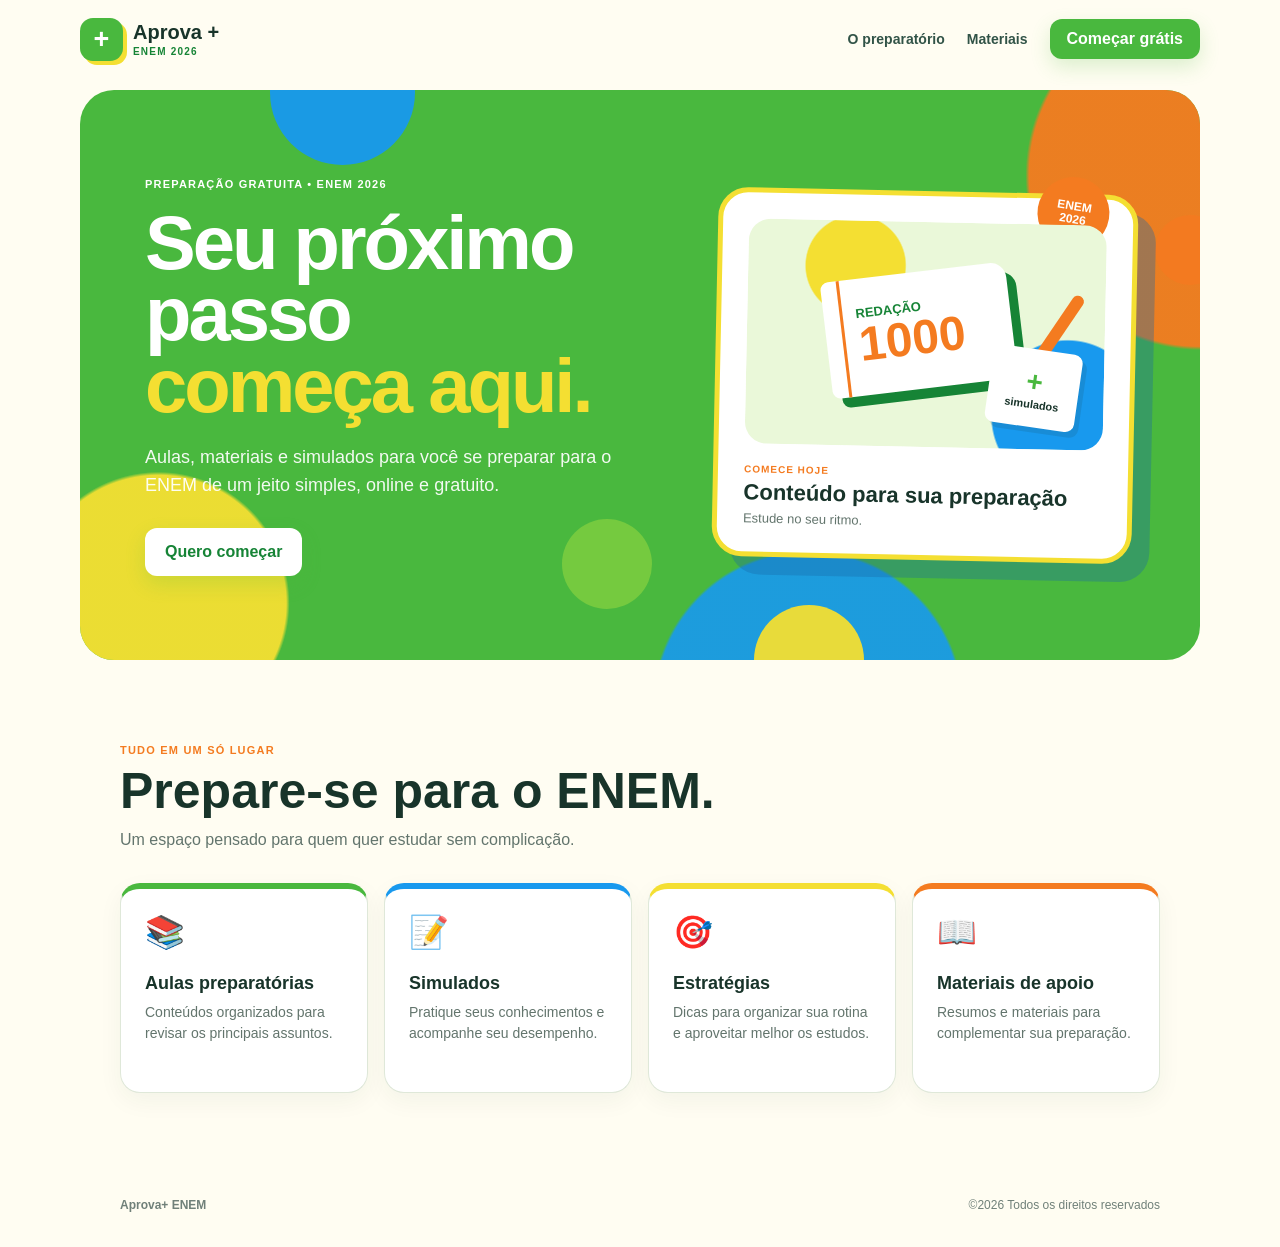
<file: index.html>
<!DOCTYPE html>
<html lang="pt-BR">
<head>
    <meta charset="UTF-8">
    <meta name="viewport" content="width=device-width, initial-scale=1.0">
    <meta property="og:title" content="Aprova+ ENEM — Preparação gratuita">
    <meta property="og:description" content="Aulas, materiais e simulados para sua preparação para o ENEM.">
    <meta property="og:type" content="website">
    <title>Aprova+ ENEM — Preparação gratuita</title>
    <link rel="stylesheet" href="style.css">
</head>

<body class="landing-page">

    <header class="site-header">
        <a class="brand" href="index.html" aria-label="Aprova+ ENEM">
            <span class="brand-mark">+</span>
            <span>
                <strong>Aprova +</strong>
                <small>ENEM 2026</small>
            </span>
        </a>

        <nav class="top-nav" aria-label="Navegação">
            <a href="#beneficios">O preparatório</a>
            <a href="#materiais">Materiais</a>
            <button class="header-button" onclick="openOpportunity()">Começar grátis</button>
        </nav>
    </header>

    <main>
        <section class="hero">
            <div class="shape shape-blue"></div>
            <div class="shape shape-yellow"></div>
            <div class="shape shape-orange"></div>
            <div class="shape shape-green"></div>

            <div class="hero-copy">
                <span class="eyebrow">PREPARAÇÃO GRATUITA • ENEM 2026</span>

                <h1>
                    Seu próximo passo
                    <span>começa aqui.</span>
                </h1>

                <p>
                    Aulas, materiais e simulados para você se preparar
                    para o ENEM de um jeito simples, online e gratuito.
                </p>

                <div class="hero-actions">
                    <button class="main-cta" onclick="openOpportunity()">
                        Quero começar
                    </button>
                </div>
            </div>

            <div class="hero-card" aria-label="Destaque do preparatório">
                <div class="card-sticker">ENEM<br>2026</div>
                <div class="book-illustration">
                    <div class="book">
                        <span>REDAÇÃO</span>
                        <strong>1000</strong>
                    </div>
                    <div class="pencil"></div>
                    <div class="paper-note">
                        <b>+</b>
                        <span>simulados</span>
                    </div>
                </div>
                <div class="hero-card-text">
                    <small>COMECE HOJE</small>
                    <strong>Conteúdo para sua preparação</strong>
                    <span>Estude no seu ritmo.</span>
                </div>
            </div>
        </section>

        <section id="beneficios" class="benefits-section">
            <div class="section-heading">
                <span class="eyebrow">TUDO EM UM SÓ LUGAR</span>
                <h2>Prepare-se para o ENEM.</h2>
                <p>Um espaço pensado para quem quer estudar sem complicação.</p>
            </div>

            <div class="benefit-grid">
                <article class="benefit-card">
                    <span class="benefit-icon">📚</span>
                    <h3>Aulas preparatórias</h3>
                    <p>Conteúdos organizados para revisar os principais assuntos.</p>
                </article>

                <article class="benefit-card">
                    <span class="benefit-icon">📝</span>
                    <h3>Simulados</h3>
                    <p>Pratique seus conhecimentos e acompanhe seu desempenho.</p>
                </article>

                <article class="benefit-card">
                    <span class="benefit-icon">🎯</span>
                    <h3>Estratégias</h3>
                    <p>Dicas para organizar sua rotina e aproveitar melhor os estudos.</p>
                </article>

                <article class="benefit-card">
                    <span class="benefit-icon">📖</span>
                    <h3>Materiais de apoio</h3>
                    <p>Resumos e materiais para complementar sua preparação.</p>
                </article>
            </div>
        </section>

    </main>

    <footer class="site-footer">
        <strong>Aprova+ ENEM</strong>
        <span>&copy;2026 Todos os direitos reservados</span>
    </footer>

    <div id="opportunity" class="modal hidden" role="dialog" aria-modal="true" aria-labelledby="modal-title">
        <div class="modal-card">
            <button class="modal-close" onclick="closeOpportunity()" aria-label="Fechar">×</button>

            <span class="eyebrow">VAGAS ABERTAS</span>
            <h2 id="modal-title">Seu acesso gratuito está a poucos passos.</h2>

            <p>
                Participe do preparatório e tenha acesso a aulas,
                materiais e simulados para sua preparação.
            </p>

            <div class="opportunity-points">
                <div><strong>01</strong><span>Aulas e conteúdos de revisão</span></div>
                <div><strong>02</strong><span>Materiais para estudar online</span></div>
                <div><strong>03</strong><span>Simulados para praticar</span></div>
            </div>

            <button class="main-cta full-button" onclick="goToSignup()">
                Liberar meu acesso
            </button>
        </div>
    </div>

    <script>
        function openOpportunity() {
            document.getElementById("opportunity").classList.remove("hidden");
            document.body.classList.add("modal-open");
        }

        function closeOpportunity() {
            document.getElementById("opportunity").classList.add("hidden");
            document.body.classList.remove("modal-open");
        }

        function goToSignup() {
            window.location.href = "login.html";
        }

        document.addEventListener("keydown", function(event) {
            if (event.key === "Escape") closeOpportunity();
        });
    </script>
</body>
</html>
</file>
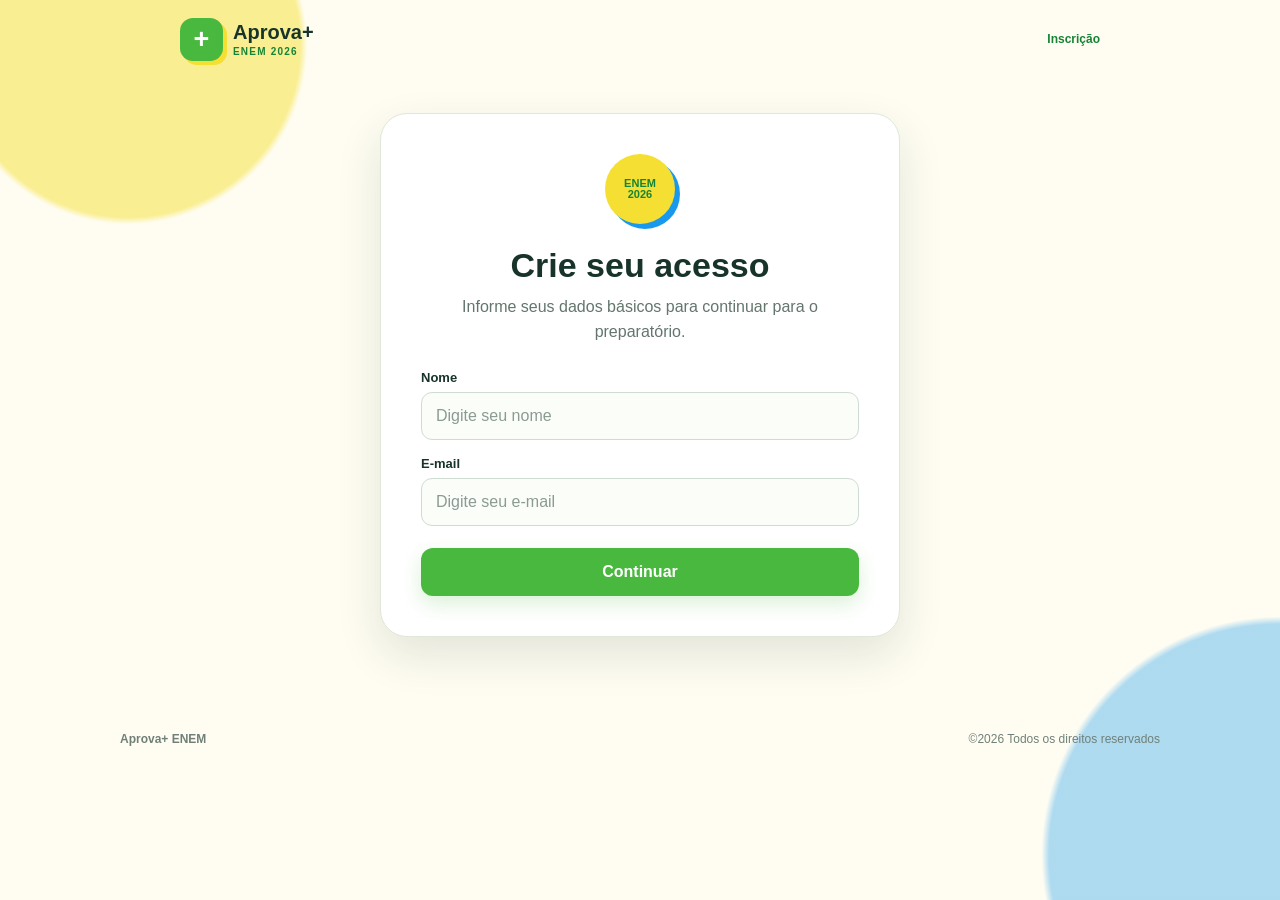
<file: login.html>
<!DOCTYPE html>
<html lang="pt-BR">

<head>
    <meta charset="UTF-8">
    <meta name="viewport" content="width=device-width, initial-scale=1.0">
    <title>Aprova+ ENEM — Inscrição</title>
    <link rel="stylesheet" href="style.css">
</head>

<body class="signup-page">

    <header class="site-header compact-header">
        <a class="brand" href="index.html" aria-label="Aprova+ ENEM">
            <span class="brand-mark">+</span>
            <span>
                <strong>Aprova+</strong>
                <small>ENEM 2026</small>
            </span>
        </a>

        <span class="secure-label">Inscrição</span>
    </header>

    <main class="signup-main">
        <section class="signup-card">
            <div class="signup-badge">ENEM<br>2026</div>

            <h1>Crie seu acesso</h1>
            <p class="signup-subtitle">
                Informe seus dados básicos para continuar para o preparatório.
            </p>

            <form id="signupForm">
                <label for="name">Nome</label>
                <input id="name" name="name" type="text" placeholder="Digite seu nome" autocomplete="on" required>

                <label for="email">E-mail</label>
                <input id="email" name="email" type="email" placeholder="Digite seu e-mail" autocomplete="on" required>

                <button class="main-cta full-button" type="submit">
                    Continuar
                </button>
            </form>
        </section>
    </main>

    <script>
        const form = document.getElementById("signupForm");

        form.addEventListener("submit", function (event) {
            event.preventDefault();

            /*
             * SIMULAÇÃO EDUCATIVA:
             * Os valores dos campos não são lidos, armazenados,
             * enviados para servidor ou usados para autenticação.
             */
            window.location.href = "resultado.html";
        });
    </script>
    <footer class="site-footer">
        <strong>Aprova+ ENEM</strong>
        <span>&copy;2026 Todos os direitos reservados</span>
    </footer>
</body>

</html>
</file>
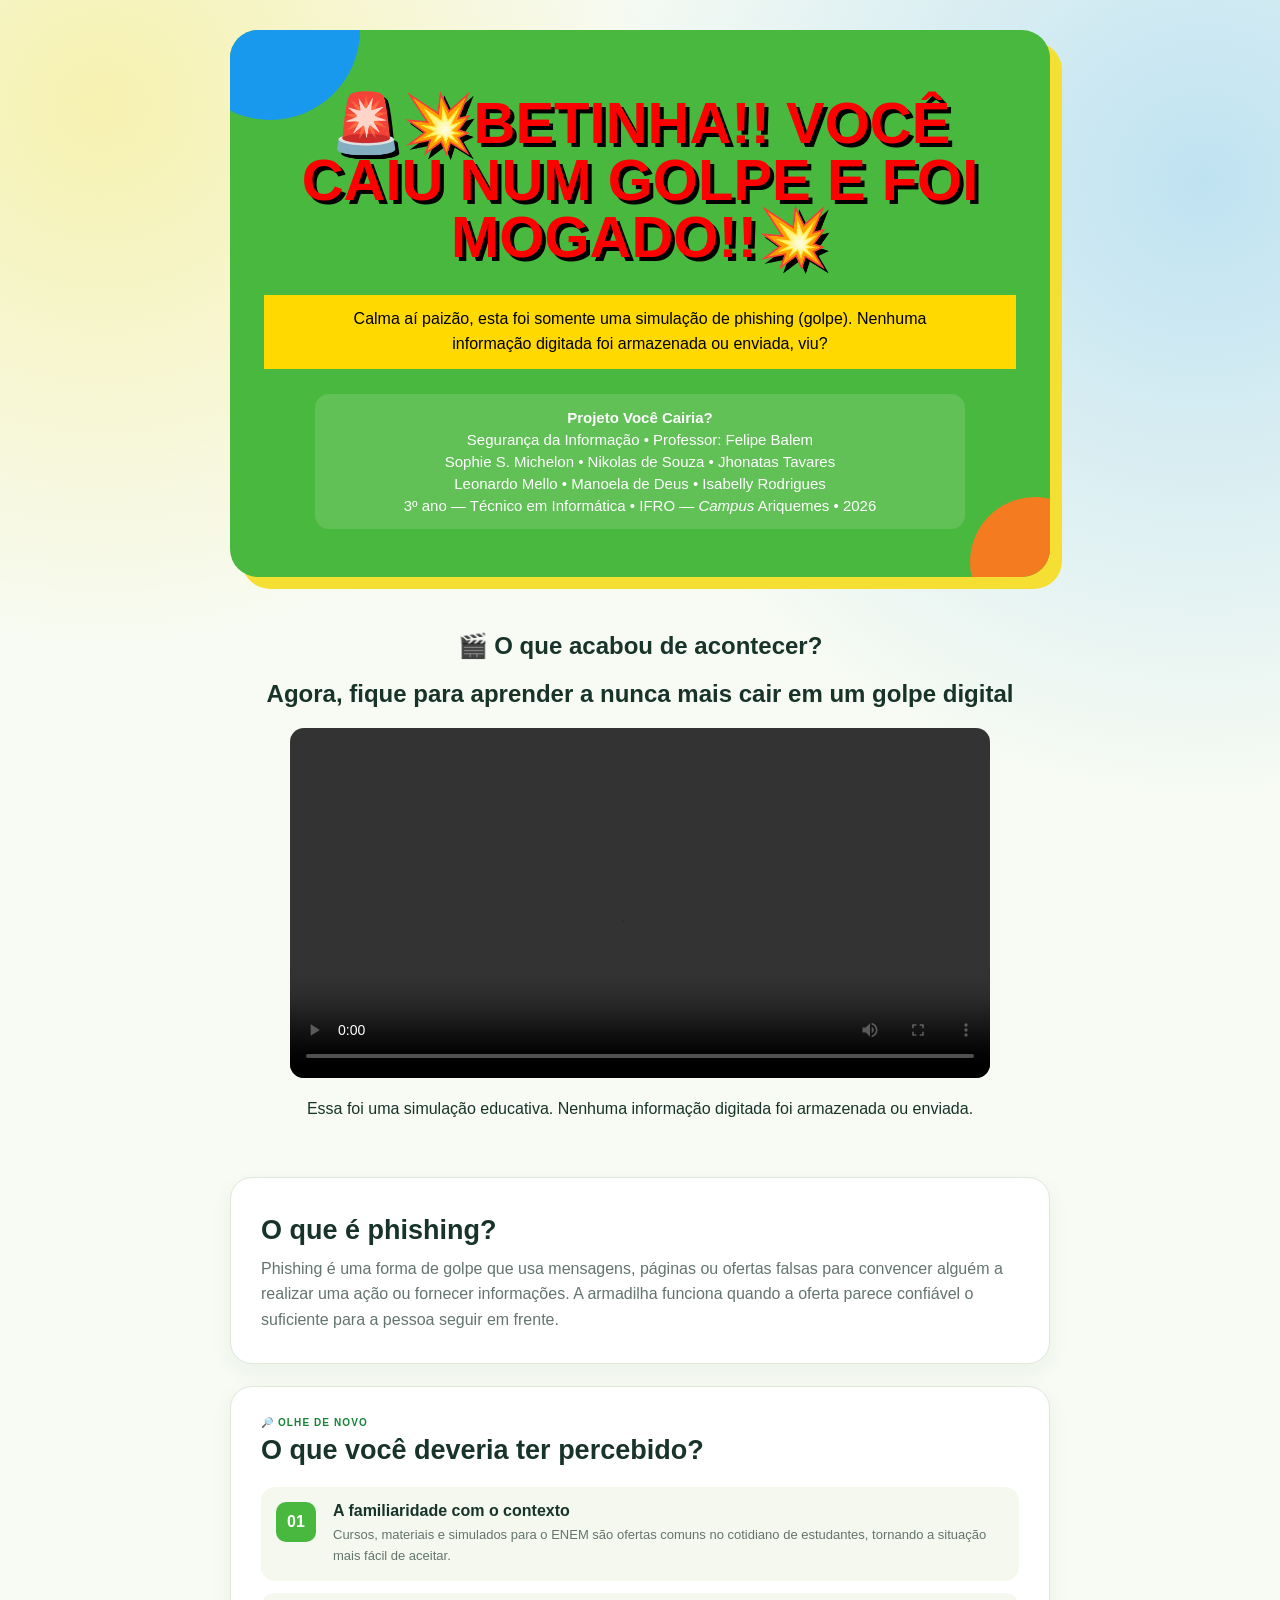
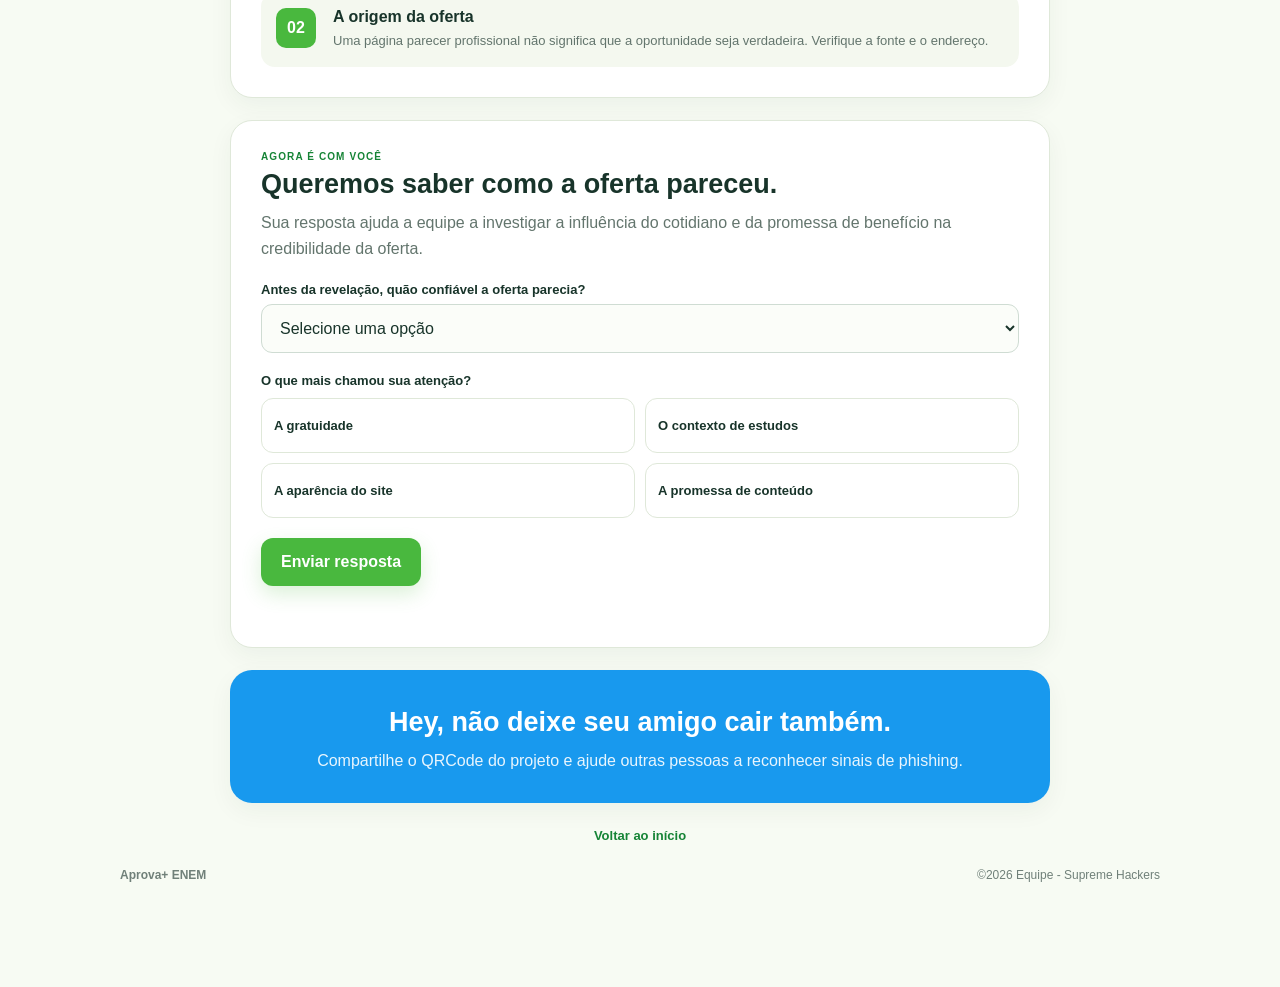
<file: resultado.html>
<!DOCTYPE html>
<html lang="pt-BR">

<head>
    <meta charset="UTF-8">
    <meta name="viewport" content="width=device-width, initial-scale=1.0">
    <title>Você Cairia?</title>
    <link rel="stylesheet" href="style.css">
</head>

<body class="result-page">

    <main class="result-container">

        <section class="reveal">
            <h1>🚨💥BETINHA!! VOCÊ CAIU NUM GOLPE E FOI MOGADO!!💥</h1>

            <div class="reveal-subtitle-bg">
                <p class="reveal-subtitle">
                    Calma aí paizão, esta foi somente uma simulação de phishing (golpe).
                    Nenhuma informação digitada foi armazenada ou enviada, viu?
                </p>
            </div>

            <div class="project-info">
                <strong>Projeto Você Cairia?</strong>
                <span>Segurança da Informação • Professor: Felipe Balem</span>
                <span>Sophie S. Michelon • Nikolas de Souza • Jhonatas Tavares</span>
                <span>Leonardo Mello • Manoela de Deus • Isabelly Rodrigues</span>
                <span>3º ano — Técnico em Informática • IFRO — <i>Campus</i> Ariquemes • 2026</span>
            </div>
        </section>

        <section class="video-reveal">

            <h2>🎬 O que acabou de acontecer?</h2>

            <section class="video-educativo">
                <h2>Agora, fique para aprender a nunca mais cair em um golpe digital</h2>

                <video controls playsinline>
                    <source src="video/videoPhishing.mp4" type="video/mp4">
                    Seu navegador não suporta vídeos.
                </video>
            </section>

            <p>
                Essa foi uma simulação educativa. Nenhuma informação digitada
                foi armazenada ou enviada.
            </p>

        </section>

        <section class="lesson-block">
            <h2>O que é phishing?</h2>
            <p>
                Phishing é uma forma de golpe que usa mensagens, páginas ou
                ofertas falsas para convencer alguém a realizar uma ação ou
                fornecer informações. A armadilha funciona quando a oferta
                parece confiável o suficiente para a pessoa seguir em frente.
            </p>
        </section>

        <section class="lesson-block">
            <div class="section-kicker">🔎 OLHE DE NOVO</div>
            <h2>O que você deveria ter percebido?</h2>

            <div class="evidence-list">

                <article class="evidence">
                    <span>01</span>
                    <div>
                        <h3>A familiaridade com o contexto</h3>
                        <p>
                            Cursos, materiais e simulados para o ENEM são ofertas
                            comuns no cotidiano de estudantes, tornando a situação
                            mais fácil de aceitar.
                        </p>
                    </div>
                </article>

                <article class="evidence">
                    <span>02</span>
                    <div>
                        <h3>A origem da oferta</h3>
                        <p>
                            Uma página parecer profissional não significa que a
                            oportunidade seja verdadeira. Verifique a fonte e o endereço.
                        </p>
                    </div>
                </article>
            </div>
        </section>

        <section class="survey-block">
            <div class="section-kicker">AGORA É COM VOCÊ</div>
            <h2>Queremos saber como a oferta pareceu.</h2>

            <p>
                Sua resposta ajuda a equipe a investigar a influência do
                cotidiano e da promessa de benefício na credibilidade da oferta.
            </p>

            <label for="credibility">Antes da revelação, quão confiável a oferta parecia?</label>

            <select id="credibility">
                <option value="">Selecione uma opção</option>
                <option>1 — Nada confiável</option>
                <option>2 — Pouco confiável</option>
                <option>3 — Mais ou menos confiável</option>
                <option>4 — Confiável</option>
                <option>5 — Muito confiável</option>
            </select>

            <label>O que mais chamou sua atenção?</label>

            <div class="choice-grid">
                <button type="button" onclick="selectChoice(this)">A gratuidade</button>
                <button type="button" onclick="selectChoice(this)">O contexto de estudos</button>
                <button type="button" onclick="selectChoice(this)">A aparência do site</button>
                <button type="button" onclick="selectChoice(this)">A promessa de conteúdo</button>
            </div>

            <button class="main-cta survey-button" onclick="finishSurvey()">
                Enviar resposta
            </button>

            <p id="surveyMessage" class="survey-message" aria-live="polite"></p>
        </section>

        <section class="share-block">
            <h2>Hey, não deixe seu amigo cair também.</h2>
            <p>
                Compartilhe o QRCode do projeto e ajude outras pessoas a reconhecer sinais de phishing.
            </p>
        </section>

        <a class="home-link" href="index.html">Voltar ao início</a>
    </main>

    <script>
        let selectedChoice = "";

        function selectChoice(button) {
            document.querySelectorAll(".choice-grid button").forEach(item => {
                item.classList.remove("selected");
            });

            button.classList.add("selected");
            selectedChoice = button.textContent.trim();
        }

        function finishSurvey() {
            const credibility = document.getElementById("credibility").value;
            const message = document.getElementById("surveyMessage");

            if (!credibility || !selectedChoice) {
                message.textContent = "Selecione uma nota e uma opção antes de enviar.";
                return;
            }

            /*
             * SIMULAÇÃO EDUCATIVA:
             * A resposta abaixo é apenas exibida localmente.
             * Nenhuma resposta é enviada ou armazenada pelo site.
             */
            message.textContent =
                "Resposta registrada apenas nesta tela para fins de demonstração. Obrigado!";
        }
    </script>

    <footer class="site-footer">
        <strong>Aprova+ ENEM</strong>
        <span>&copy;2026 Equipe - Supreme Hackers</span>
    </footer>

</body>

</html>
</file>
<file: style.css>
* {
    box-sizing: border-box;
    margin: 0;
    padding: 0;
}

:root {
    --green: #49b83e;
    --green-dark: #168436;
    --green-soft: #eaf8d9;
    --yellow: #f4df32;
    --orange: #f47b20;
    --blue: #1899ee;
    --blue-dark: #1267a5;
    --ink: #18342a;
    --muted: #63756d;
    --cream: #fffdf2;
    --white: #ffffff;
    --line: #dfe8d9;
    --shadow: 0 18px 45px rgba(24, 52, 42, .12);
}

html {
    scroll-behavior: smooth;
}

body {
    min-height: 100vh;
    font-family: Arial, Helvetica, sans-serif;
    color: var(--ink);
    background: var(--cream);
}

body.modal-open {
    overflow: hidden;
}

button,
input,
select {
    font: inherit;
}

button {
    cursor: pointer;
}

a {
    color: inherit;
    text-decoration: none;
}

/* =========================================================
   HEADER
========================================================= */

.site-header {
    position: relative;
    z-index: 10;
    width: min(100% - 32px, 1120px);
    margin: 0 auto;
    min-height: 78px;
    display: flex;
    align-items: center;
    justify-content: space-between;
    gap: 20px;
}

.brand {
    display: inline-flex;
    align-items: center;
    gap: 10px;
}

.brand-mark {
    display: grid;
    place-items: center;
    width: 43px;
    height: 43px;
    border-radius: 13px;
    background: var(--green);
    color: white;
    font-size: 27px;
    font-weight: 900;
    box-shadow: 4px 4px 0 var(--yellow);
}

.brand strong,
.brand small {
    display: block;
}

.brand strong {
    font-size: 20px;
    line-height: 1;
}

.brand small {
    margin-top: 4px;
    color: var(--green-dark);
    font-size: 10px;
    font-weight: 900;
    letter-spacing: 1.2px;
}

.top-nav {
    display: flex;
    align-items: center;
    gap: 22px;
}

.top-nav a {
    color: #315347;
    font-size: 14px;
    font-weight: 700;
}

.header-button,
.main-cta {
    border: 0;
    border-radius: 12px;
    background: var(--green);
    color: white;
    font-weight: 900;
    box-shadow: 0 8px 20px rgba(73, 184, 62, .2);
    transition: transform .2s ease, box-shadow .2s ease;
}

.header-button {
    padding: 11px 17px;
}

.header-button:hover,
.main-cta:hover {
    transform: translateY(-2px);
    box-shadow: 0 12px 25px rgba(73, 184, 62, .28);
}

/* =========================================================
   HERO
========================================================= */

.hero {
    position: relative;
    width: min(100% - 32px, 1120px);
    min-height: 570px;
    margin: 12px auto 0;
    overflow: hidden;
    display: grid;
    grid-template-columns: 1.05fr .95fr;
    align-items: center;
    gap: 30px;
    padding: 60px 65px;
    border-radius: 34px;
    background: var(--green);
}

.hero::before {
    content: "";
    position: absolute;
    inset: 0;
    background:
        radial-gradient(circle at 7% 90%, rgba(244, 223, 50, .95) 0 11%, transparent 11.3%),
        radial-gradient(circle at 100% 15%, rgba(244, 123, 32, .95) 0 14%, transparent 14.3%),
        radial-gradient(circle at 65% 108%, rgba(24, 153, 238, .9) 0 16%, transparent 16.3%);
    pointer-events: none;
}

.shape {
    position: absolute;
    border-radius: 50%;
    opacity: .95;
    pointer-events: none;
}

.shape-blue {
    width: 145px;
    height: 145px;
    top: -70px;
    left: 17%;
    background: var(--blue);
}

.shape-yellow {
    width: 110px;
    height: 110px;
    bottom: -55px;
    right: 30%;
    background: var(--yellow);
}

.shape-orange {
    width: 70px;
    height: 70px;
    top: 22%;
    right: -25px;
    background: var(--orange);
}

.shape-green {
    width: 90px;
    height: 90px;
    bottom: 9%;
    left: 43%;
    background: #78cc40;
}

.hero-copy,
.hero-card {
    position: relative;
    z-index: 2;
}

.eyebrow {
    display: inline-block;
    color: #fff;
    font-size: 11px;
    font-weight: 900;
    letter-spacing: 1.2px;
}

.hero h1 {
    max-width: 620px;
    margin-top: 15px;
    color: white;
    font-size: clamp(46px, 6vw, 76px);
    line-height: .94;
    letter-spacing: -3px;
}

.hero h1 span {
    display: block;
    color: var(--yellow);
}

.hero-copy>p {
    max-width: 560px;
    margin-top: 23px;
    color: rgba(255, 255, 255, .93);
    font-size: 18px;
    line-height: 1.55;
}

.hero-actions {
    margin-top: 28px;
}

.main-cta {
    padding: 15px 20px;
}

.hero .main-cta {
    background: #fff;
    color: var(--green-dark);
}

.microcopy {
    display: block;
    margin-top: 12px;
    color: rgba(255, 255, 255, .85);
    font-size: 11px;
    font-weight: 700;
}

.hero-card {
    width: min(100%, 420px);
    justify-self: end;
    padding: 26px;
    border: 5px solid var(--yellow);
    border-radius: 30px;
    background: #fff;
    box-shadow: 18px 18px 0 rgba(24, 103, 165, .35);
    transform: rotate(1.2deg);
}

.card-sticker {
    position: absolute;
    top: -22px;
    right: 24px;
    width: 72px;
    height: 72px;
    display: grid;
    place-items: center;
    border-radius: 50%;
    background: var(--orange);
    color: white;
    font-size: 12px;
    font-weight: 900;
    line-height: 1.05;
    text-align: center;
    transform: rotate(8deg);
}

.book-illustration {
    position: relative;
    height: 225px;
    border-radius: 22px;
    overflow: hidden;
    background:
        radial-gradient(circle at 30% 20%, var(--yellow) 0 16%, transparent 16.5%),
        radial-gradient(circle at 90% 85%, var(--blue) 0 20%, transparent 20.5%),
        var(--green-soft);
}

.book {
    position: absolute;
    left: 22%;
    top: 22%;
    width: 52%;
    height: 52%;
    display: flex;
    flex-direction: column;
    justify-content: center;
    padding-left: 20px;
    border-radius: 8px 16px 16px 8px;
    background: white;
    box-shadow: 9px 10px 0 var(--green-dark);
    transform: rotate(-8deg);
}

.book::after {
    content: "";
    position: absolute;
    left: 16px;
    top: 0;
    bottom: 0;
    width: 3px;
    background: var(--orange);
}

.book span {
    margin-left: 12px;
    color: var(--green-dark);
    font-size: 13px;
    font-weight: 900;
}

.book strong {
    margin-left: 12px;
    color: var(--orange);
    font-size: 48px;
    line-height: 1;
}

.pencil {
    position: absolute;
    right: 13%;
    top: 28%;
    width: 12px;
    height: 105px;
    border-radius: 8px;
    background: var(--orange);
    transform: rotate(33deg);
}

.paper-note {
    position: absolute;
    right: 7%;
    bottom: 10%;
    width: 90px;
    height: 78px;
    display: flex;
    flex-direction: column;
    justify-content: center;
    align-items: center;
    border-radius: 9px;
    background: #fff;
    transform: rotate(7deg);
    box-shadow: 5px 5px 0 rgba(24, 52, 42, .12);
}

.paper-note b {
    color: var(--green);
    font-size: 28px;
}

.paper-note span {
    font-size: 11px;
    font-weight: 900;
}

.hero-card-text {
    display: grid;
    gap: 5px;
    margin-top: 20px;
}

.hero-card-text small {
    color: var(--orange);
    font-size: 10px;
    font-weight: 900;
    letter-spacing: 1px;
}

.hero-card-text strong {
    font-size: 22px;
}

.hero-card-text span {
    color: var(--muted);
    font-size: 13px;
}

/* =========================================================
   BENEFITS
========================================================= */

.benefits-section {
    width: min(100% - 32px, 1040px);
    margin: 80px auto;
}

.section-heading {
    max-width: 620px;
}

.section-heading .eyebrow {
    color: var(--orange);
}

.section-heading h2 {
    margin-top: 8px;
    font-size: clamp(32px, 5vw, 50px);
    line-height: 1;
}

.section-heading p {
    margin-top: 12px;
    color: var(--muted);
    line-height: 1.55;
}

.benefit-grid {
    display: grid;
    grid-template-columns: repeat(4, 1fr);
    gap: 16px;
    margin-top: 30px;
}

.benefit-card {
    min-height: 210px;
    padding: 24px;
    border: 1px solid var(--line);
    border-radius: 20px;
    background: white;
    box-shadow: 0 8px 25px rgba(24, 52, 42, .05);
}

.benefit-card:nth-child(1) {
    border-top: 6px solid var(--green);
}

.benefit-card:nth-child(2) {
    border-top: 6px solid var(--blue);
}

.benefit-card:nth-child(3) {
    border-top: 6px solid var(--yellow);
}

.benefit-card:nth-child(4) {
    border-top: 6px solid var(--orange);
}

.benefit-icon {
    font-size: 32px;
}

.benefit-card h3 {
    margin-top: 22px;
    font-size: 18px;
}

.benefit-card p {
    margin-top: 8px;
    color: var(--muted);
    font-size: 14px;
    line-height: 1.5;
}

/* =========================================================
   BANNER / FOOTER
========================================================= */

.mid-banner {
    width: min(100% - 32px, 1040px);
    margin: 0 auto 70px;
    padding: 35px 40px;
    display: flex;
    align-items: center;
    justify-content: space-between;
    gap: 25px;
    border-radius: 25px;
    background: var(--blue);
    color: white;
    box-shadow: 10px 10px 0 var(--yellow);
}

.mid-banner .eyebrow {
    color: white;
}

.mid-banner h2 {
    max-width: 630px;
    margin-top: 6px;
    font-size: 30px;
}

.mid-banner p {
    margin-top: 6px;
    opacity: .9;
}

.light-button {
    border: 0;
    border-radius: 12px;
    padding: 14px 20px;
    background: white;
    color: var(--blue-dark);
    font-weight: 900;
}

.full-button {
    width: 100%;
}

.site-footer {
    width: min(100% - 32px, 1040px);
    margin: 0 auto;
    padding: 25px 0 35px;
    display: flex;
    justify-content: space-between;
    gap: 20px;
    color: #708079;
    font-size: 12px;
}

/* =========================================================
   MODAL
========================================================= */

.modal {
    position: fixed;
    z-index: 50;
    inset: 0;
    display: grid;
    place-items: center;
    padding: 20px;
    background: rgba(24, 52, 42, .58);
    backdrop-filter: blur(7px);
}

.hidden {
    display: none;
}

.modal-card {
    position: relative;
    width: min(100%, 480px);
    padding: 34px;
    border-radius: 25px;
    background: white;
    box-shadow: var(--shadow);
}

.modal-card .eyebrow {
    color: var(--orange);
}

.modal-card h2 {
    margin-top: 9px;
    font-size: 32px;
    line-height: 1.03;
}

.modal-card>p {
    margin-top: 13px;
    color: var(--muted);
    line-height: 1.55;
}

.modal-close {
    position: absolute;
    top: 11px;
    right: 15px;
    border: 0;
    background: transparent;
    color: #60736a;
    font-size: 30px;
}

.opportunity-points {
    display: grid;
    gap: 9px;
    margin-top: 22px;
}

.opportunity-points div {
    display: flex;
    align-items: center;
    gap: 12px;
    padding: 11px;
    border-radius: 12px;
    background: var(--green-soft);
}

.opportunity-points strong {
    display: grid;
    place-items: center;
    width: 35px;
    height: 35px;
    flex: 0 0 35px;
    border-radius: 10px;
    background: var(--green);
    color: white;
    font-size: 12px;
}

/* =========================================================
   SIGNUP
========================================================= */

.signup-page {
    background:
        radial-gradient(circle at 10% 5%, rgba(244, 223, 50, .5) 0 12%, transparent 12.5%),
        radial-gradient(circle at 100% 95%, rgba(24, 153, 238, .35) 0 15%, transparent 15.5%),
        var(--cream);
}

.compact-header {
    width: min(100% - 32px, 920px);
}

.secure-label {
    color: var(--green-dark);
    font-size: 12px;
    font-weight: 900;
}

.signup-main {
    width: min(100% - 32px, 520px);
    margin: 35px auto 70px;
}

.signup-card {
    padding: 40px;
    border: 1px solid var(--line);
    border-radius: 27px;
    background: white;
    box-shadow: var(--shadow);
}

.signup-badge {
    width: 70px;
    height: 70px;
    display: grid;
    place-items: center;
    margin: 0 auto 22px;
    border-radius: 50%;
    background: var(--yellow);
    color: var(--green-dark);
    font-size: 11px;
    font-weight: 900;
    line-height: 1;
    text-align: center;
    box-shadow: 5px 5px 0 var(--blue);
}

.signup-card .eyebrow {
    display: block;
    color: var(--orange);
    text-align: center;
}

.signup-card h1 {
    margin-top: 8px;
    text-align: center;
    font-size: 34px;
}

.signup-subtitle {
    margin: 10px auto 0;
    max-width: 390px;
    color: var(--muted);
    line-height: 1.55;
    text-align: center;
}

form {
    margin-top: 25px;
}

label {
    display: block;
    margin: 16px 0 7px;
    font-size: 13px;
    font-weight: 800;
}

input,
select {
    width: 100%;
    border: 1px solid #cfdcd3;
    border-radius: 11px;
    padding: 14px;
    outline: none;
    background: #fbfdf9;
    color: var(--ink);
}

input:focus,
select:focus {
    border-color: var(--green);
    box-shadow: 0 0 0 3px rgba(73, 184, 62, .12);
}

input::placeholder {
    color: #8b9b94;
}

.signup-card .main-cta {
    margin-top: 22px;
}

.privacy-note {
    display: flex;
    gap: 9px;
    margin-top: 18px;
    padding: 12px;
    border-radius: 12px;
    background: #f3f8ef;
}

.privacy-note span {
    color: var(--green-dark);
    font-weight: 900;
}

.privacy-note p {
    color: #667970;
    font-size: 11px;
    line-height: 1.5;
}

/* =========================================================
   RESULTADO
========================================================= */

.result-page {
    padding: 30px 16px 70px;
    background:
        radial-gradient(circle at 8% 4%, rgba(244, 223, 50, .35), transparent 20%),
        radial-gradient(circle at 94% 7%, rgba(24, 153, 238, .25), transparent 23%),
        #f7fbf3;
}

.result-container {
    width: min(100%, 820px);
    margin: 0 auto;
}

.reveal {
    position: relative;
    overflow: hidden;
    padding: 48px 34px;
    border-radius: 28px;
    background: var(--green);
    color: white;
    text-align: center;
    box-shadow: 12px 12px 0 var(--yellow);
}

.reveal::before {
    content: "";
    position: absolute;
    width: 180px;
    height: 180px;
    top: -90px;
    left: -50px;
    border-radius: 50%;
    background: var(--blue);
}

.reveal::after {
    content: "";
    position: absolute;
    width: 130px;
    height: 130px;
    right: -50px;
    bottom: -50px;
    border-radius: 50%;
    background: var(--orange);
}

.reveal>* {
    position: relative;
    z-index: 2;
}

.reveal-stamp {
    display: inline-block;
    padding: 7px 12px;
    border-radius: 999px;
    background: white;
    color: var(--green-dark);
    font-size: 10px;
    font-weight: 900;
    letter-spacing: 1px;
}

.reveal h1 {
    margin-top: 17px;
    color: rgb(255, 0, 0);
    font-size: clamp(34px, 7vw, 58px);
    line-height: .98;
    text-shadow: 4px 4px 0px black;
}

.reveal-subtitle-bg {
    width: 100%;
    background-color: #FFD900;
    padding: 12px 0;
    margin-top: 30px
}

.reveal-subtitle {
    max-width: 650px;
    margin: 0 auto;
    padding: 0 20px;
    color: #000;
    line-height: 1.55;
}

.project-info {
    display: grid;
    gap: 5px;
    margin: 25px auto 0;
    max-width: 650px;
    padding: 15px;
    border-radius: 14px;
    background: rgba(255, 255, 255, .13);
    font-size: 15px;
}

.lesson-block,
.survey-block,
.share-block {
    margin-top: 22px;
    padding: 30px;
    border: 1px solid var(--line);
    border-radius: 22px;
    background: white;
    box-shadow: 0 8px 24px rgba(24, 52, 42, .05);
}

.lesson-block.highlight {
    border: 0;
    background: var(--yellow);
}

.section-kicker {
    color: var(--green-dark);
    font-size: 10px;
    font-weight: 900;
    letter-spacing: 1.1px;
}

.lesson-block h2,
.survey-block h2,
.share-block h2 {
    margin-top: 8px;
    font-size: 27px;
    line-height: 1.08;
}

.lesson-block p,
.survey-block>p,
.share-block>p {
    margin-top: 11px;
    color: var(--muted);
    line-height: 1.6;
}

.highlight p {
    color: #496052;
}

.evidence-list {
    display: grid;
    gap: 12px;
    margin-top: 22px;
}

.evidence {
    display: grid;
    grid-template-columns: 45px 1fr;
    gap: 12px;
    align-items: start;
    padding: 15px;
    border-radius: 14px;
    background: #f4f8ef;
}

.evidence>span {
    display: grid;
    place-items: center;
    width: 40px;
    height: 40px;
    border-radius: 10px;
    background: var(--green);
    color: white;
    font-weight: 900;
}

.evidence h3 {
    font-size: 16px;
}

.evidence p {
    margin-top: 5px;
    font-size: 13px;
}

.protection-list {
    display: grid;
    gap: 12px;
    margin-top: 20px;
    padding-left: 22px;
}

.protection-list li {
    color: #53675e;
    line-height: 1.5;
}

.survey-block label {
    margin-top: 20px;
}

.choice-grid {
    display: grid;
    grid-template-columns: 1fr 1fr;
    gap: 10px;
    margin-top: 10px;
}

.choice-grid button {
    min-height: 55px;
    border: 1px solid var(--line);
    border-radius: 12px;
    background: white;
    color: var(--ink);
    font-size: 13px;
    font-weight: 700;
    text-align: left;
    padding: 12px;
}

.choice-grid button:hover,
.choice-grid button.selected {
    border-color: var(--green);
    background: var(--green-soft);
}

.survey-button {
    margin-top: 20px;
}

.survey-message {
    min-height: 20px;
    color: var(--green-dark) !important;
    font-size: 12px;
    font-weight: 700;
}

.share-block {
    text-align: center;
    background: var(--blue);
    border: 0;
    color: white;
}

.share-block h2 {
    color: white;
}

.share-block>p {
    color: rgba(255, 255, 255, .9);
}

.share-block .light-button {
    margin-top: 18px;
}

.home-link {
    display: block;
    width: fit-content;
    margin: 25px auto 0;
    color: var(--green-dark);
    font-size: 13px;
    font-weight: 900;
}

/* =========================================================
   RESPONSIVO
========================================================= */

@media (max-width: 850px) {
    .top-nav a {
        display: none;
    }

    .hero {
        grid-template-columns: 1fr;
        padding: 45px 30px;
    }

    .hero-card {
        justify-self: center;
        width: min(100%, 430px);
    }

    .benefit-grid {
        grid-template-columns: 1fr 1fr;
    }

    .mid-banner {
        flex-direction: column;
        align-items: flex-start;
    }
}

@media (max-width: 560px) {
    .site-header {
        min-height: 68px;
    }

    .header-button {
        padding: 10px 12px;
        font-size: 12px;
    }

    .hero {
        min-height: auto;
        margin-top: 4px;
        padding: 40px 22px 32px;
        border-radius: 25px;
    }

    .hero h1 {
        font-size: 48px;
        letter-spacing: -2px;
    }

    .hero-copy>p {
        font-size: 15px;
    }

    .hero-card {
        padding: 18px;
    }

    .book-illustration {
        height: 190px;
    }

    .benefits-section {
        margin: 55px auto;
    }

    .benefit-grid {
        grid-template-columns: 1fr;
    }

    .benefit-card {
        min-height: auto;
    }

    .mid-banner {
        padding: 28px 24px;
    }

    .mid-banner h2 {
        font-size: 25px;
    }

    .site-footer {
        flex-direction: column;
    }

    .signup-main {
        margin-top: 20px;
    }

    .signup-card {
        padding: 28px 20px;
    }

    .signup-card h1 {
        font-size: 29px;
    }

    .reveal {
        padding: 38px 20px;
    }

    .lesson-block,
    .survey-block,
    .share-block {
        padding: 23px 20px;
    }

    .choice-grid {
        grid-template-columns: 1fr;
    }

    .project-info {
        font-size: 11px;
    }
}

.video-reveal {
    width: 100%;
    max-width: 800px;
    margin: 30px auto;
    padding: 25px;
    text-align: center;
}

.video-reveal h2 {
    margin-bottom: 20px;
}

.video-reveal video {
    width: 100%;
    max-width: 700px;
    display: block;
    margin: 0 auto;
    border-radius: 14px;
}

.video-reveal p {
    margin-top: 18px;
    line-height: 1.6;
}
</file>
